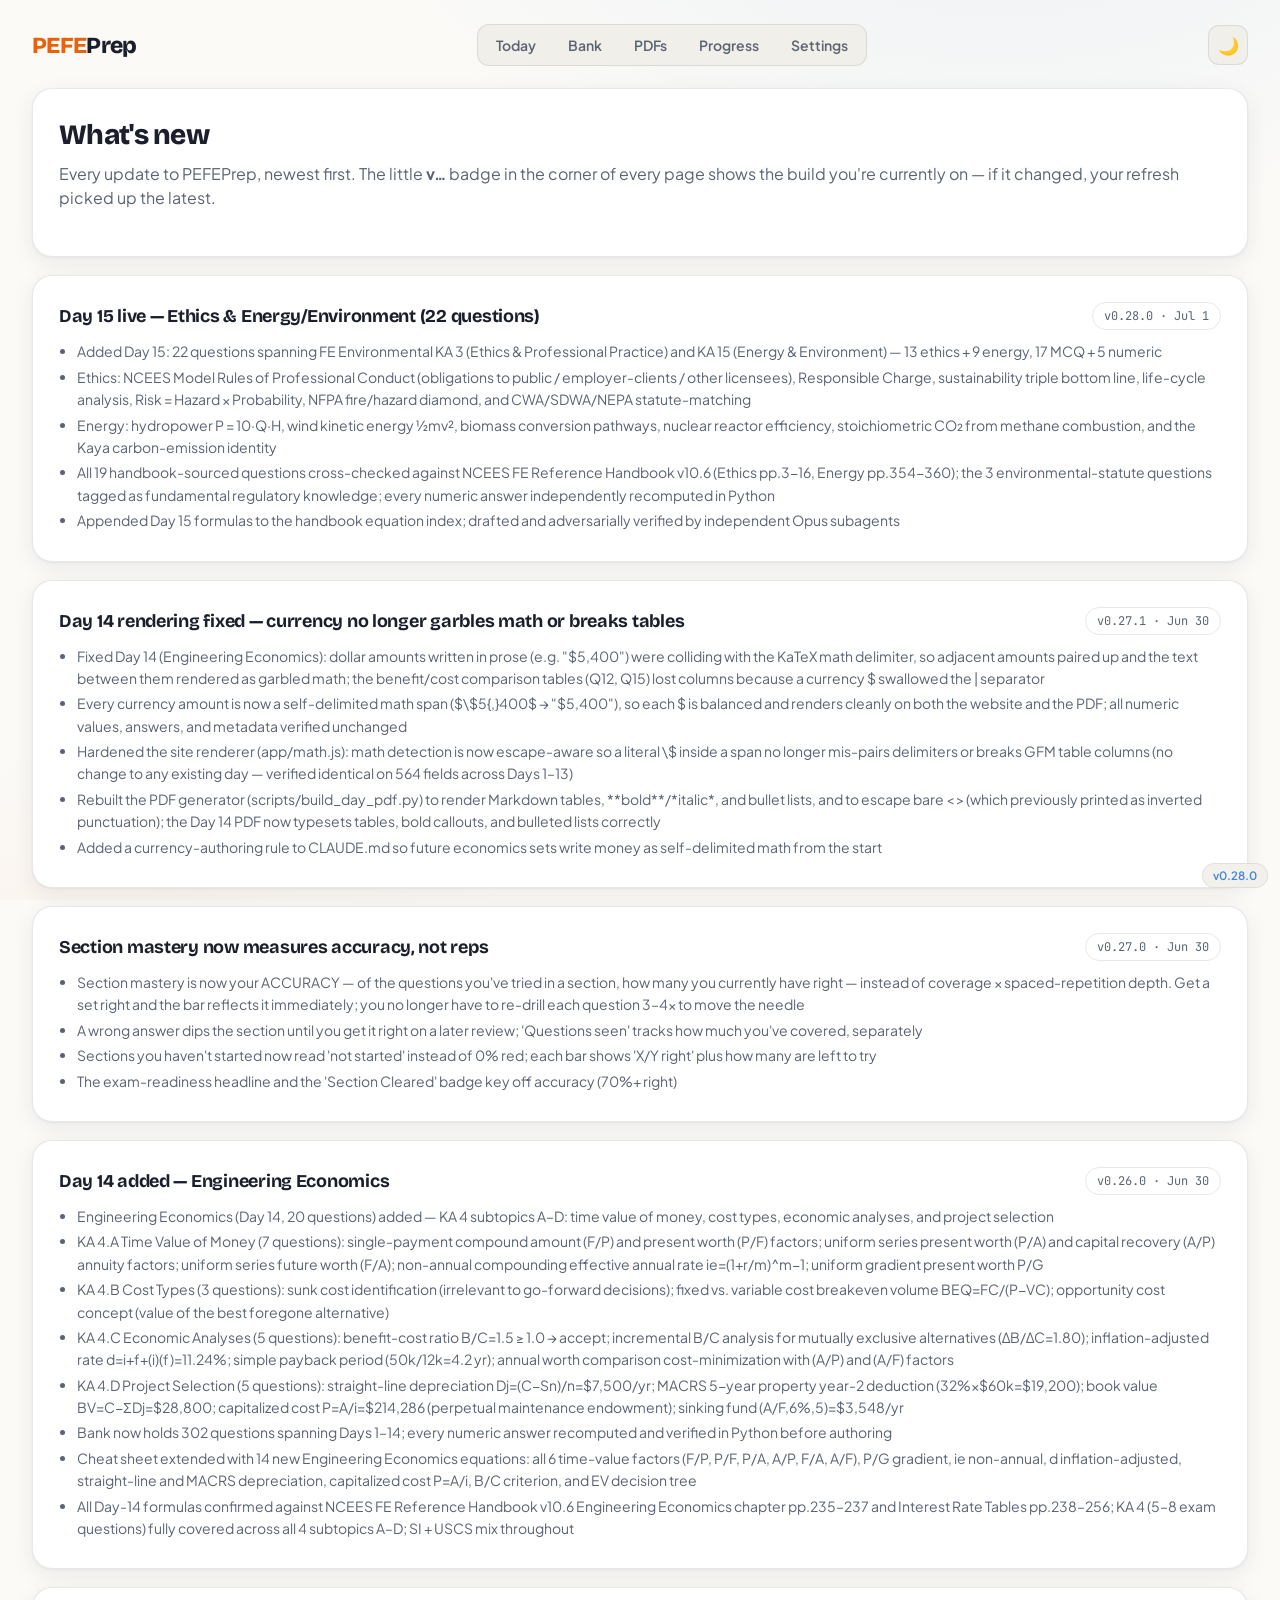
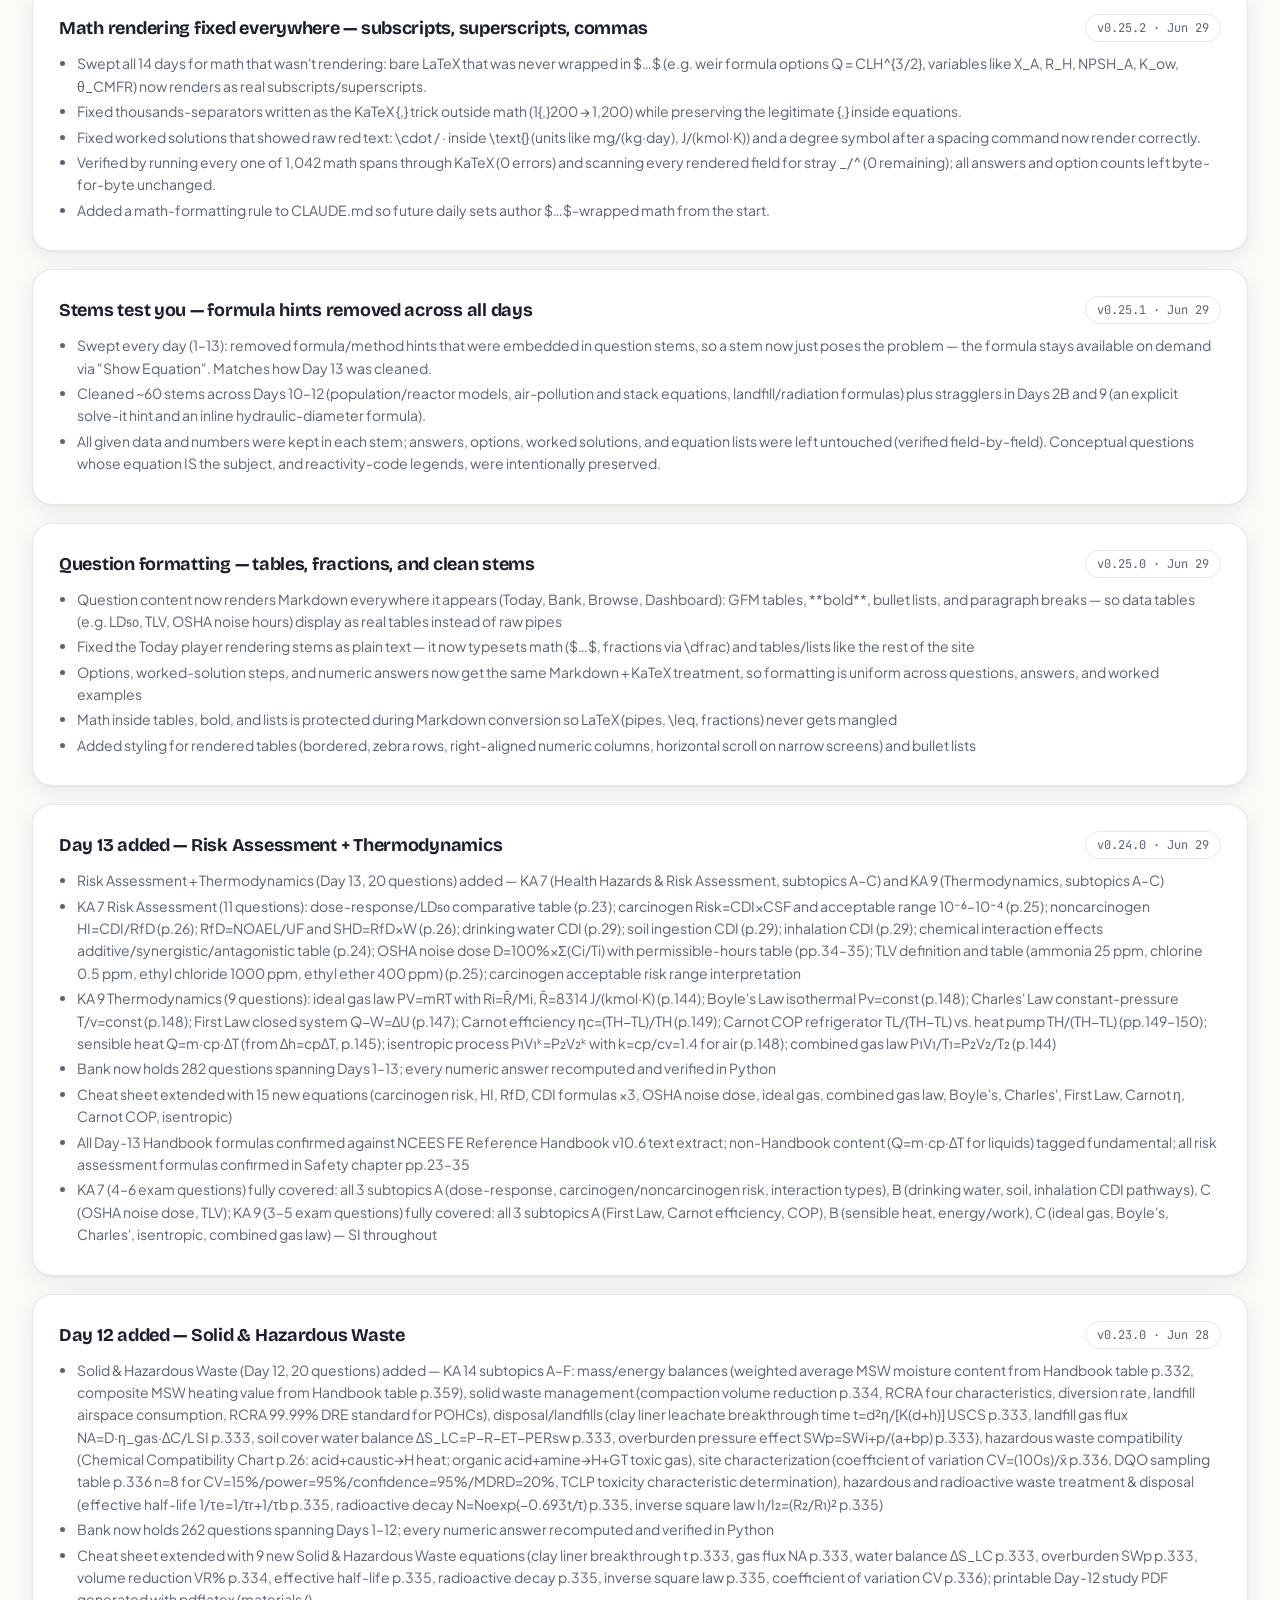
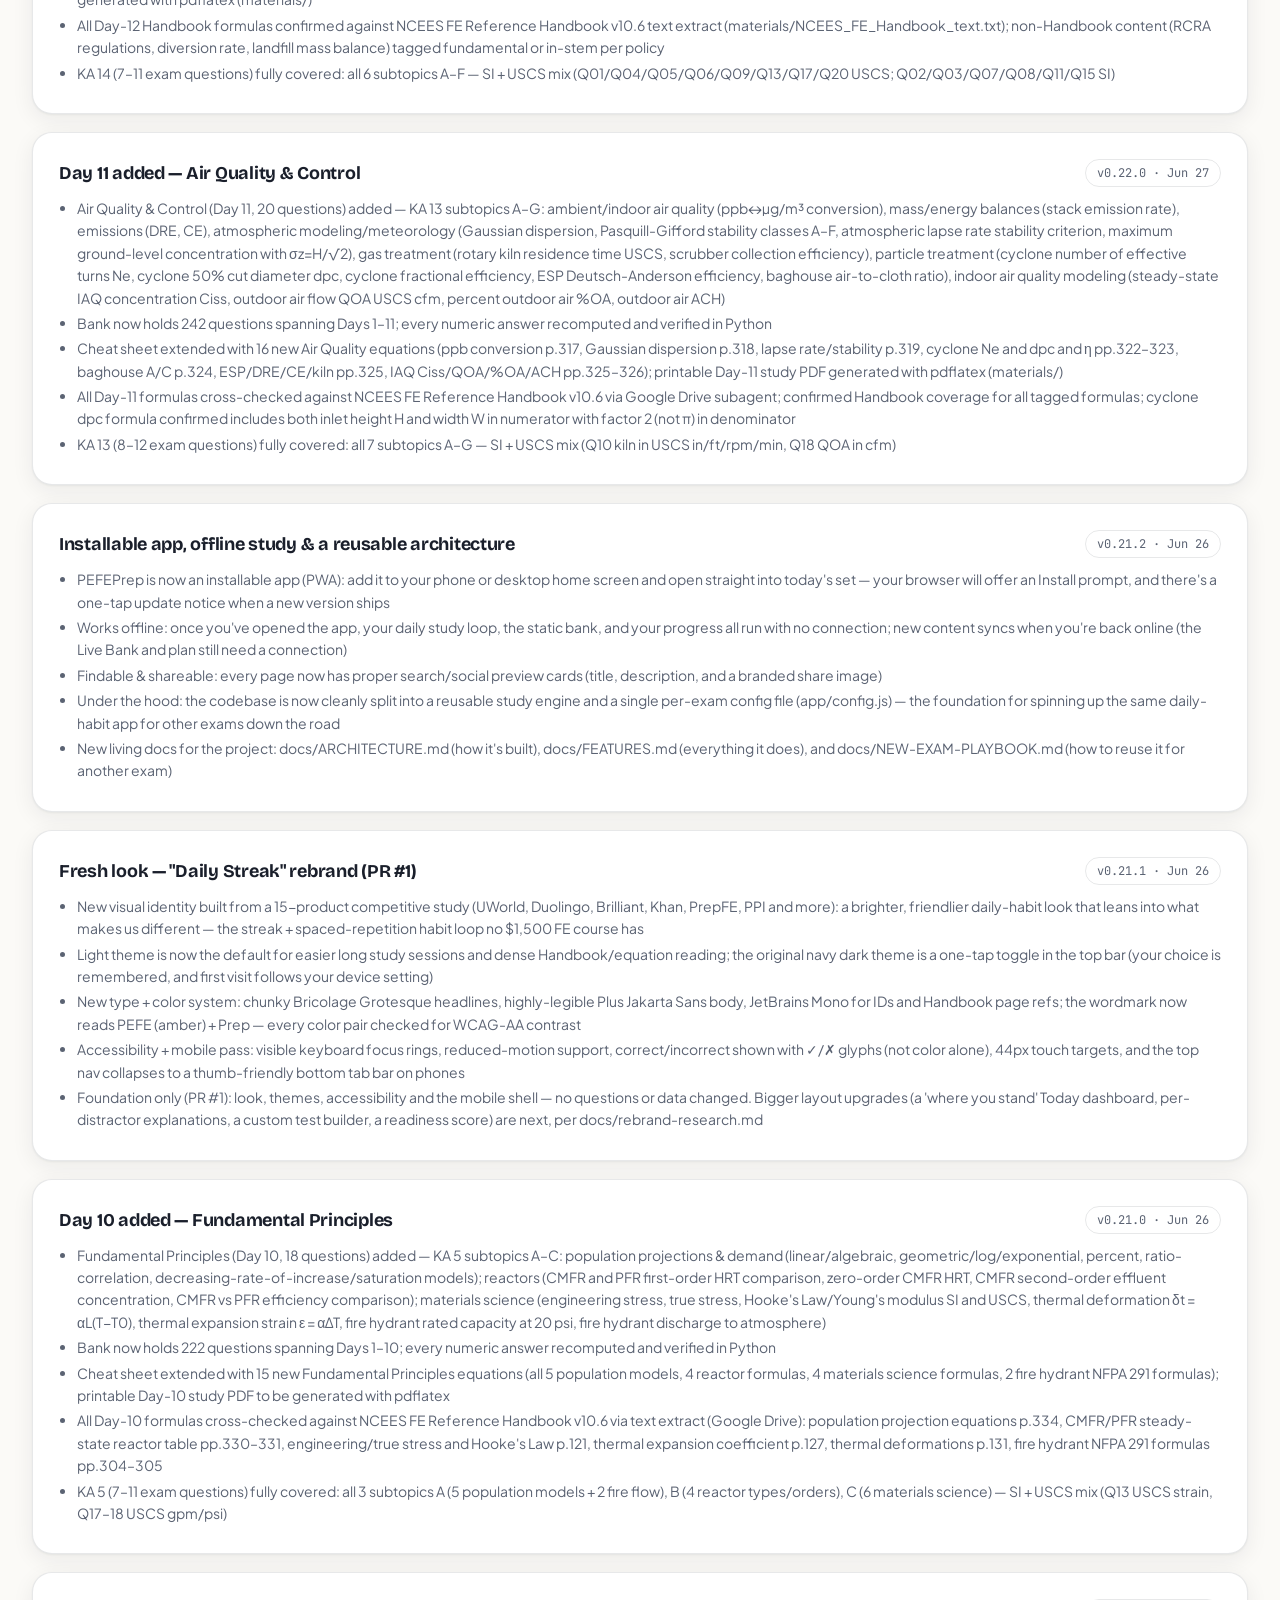
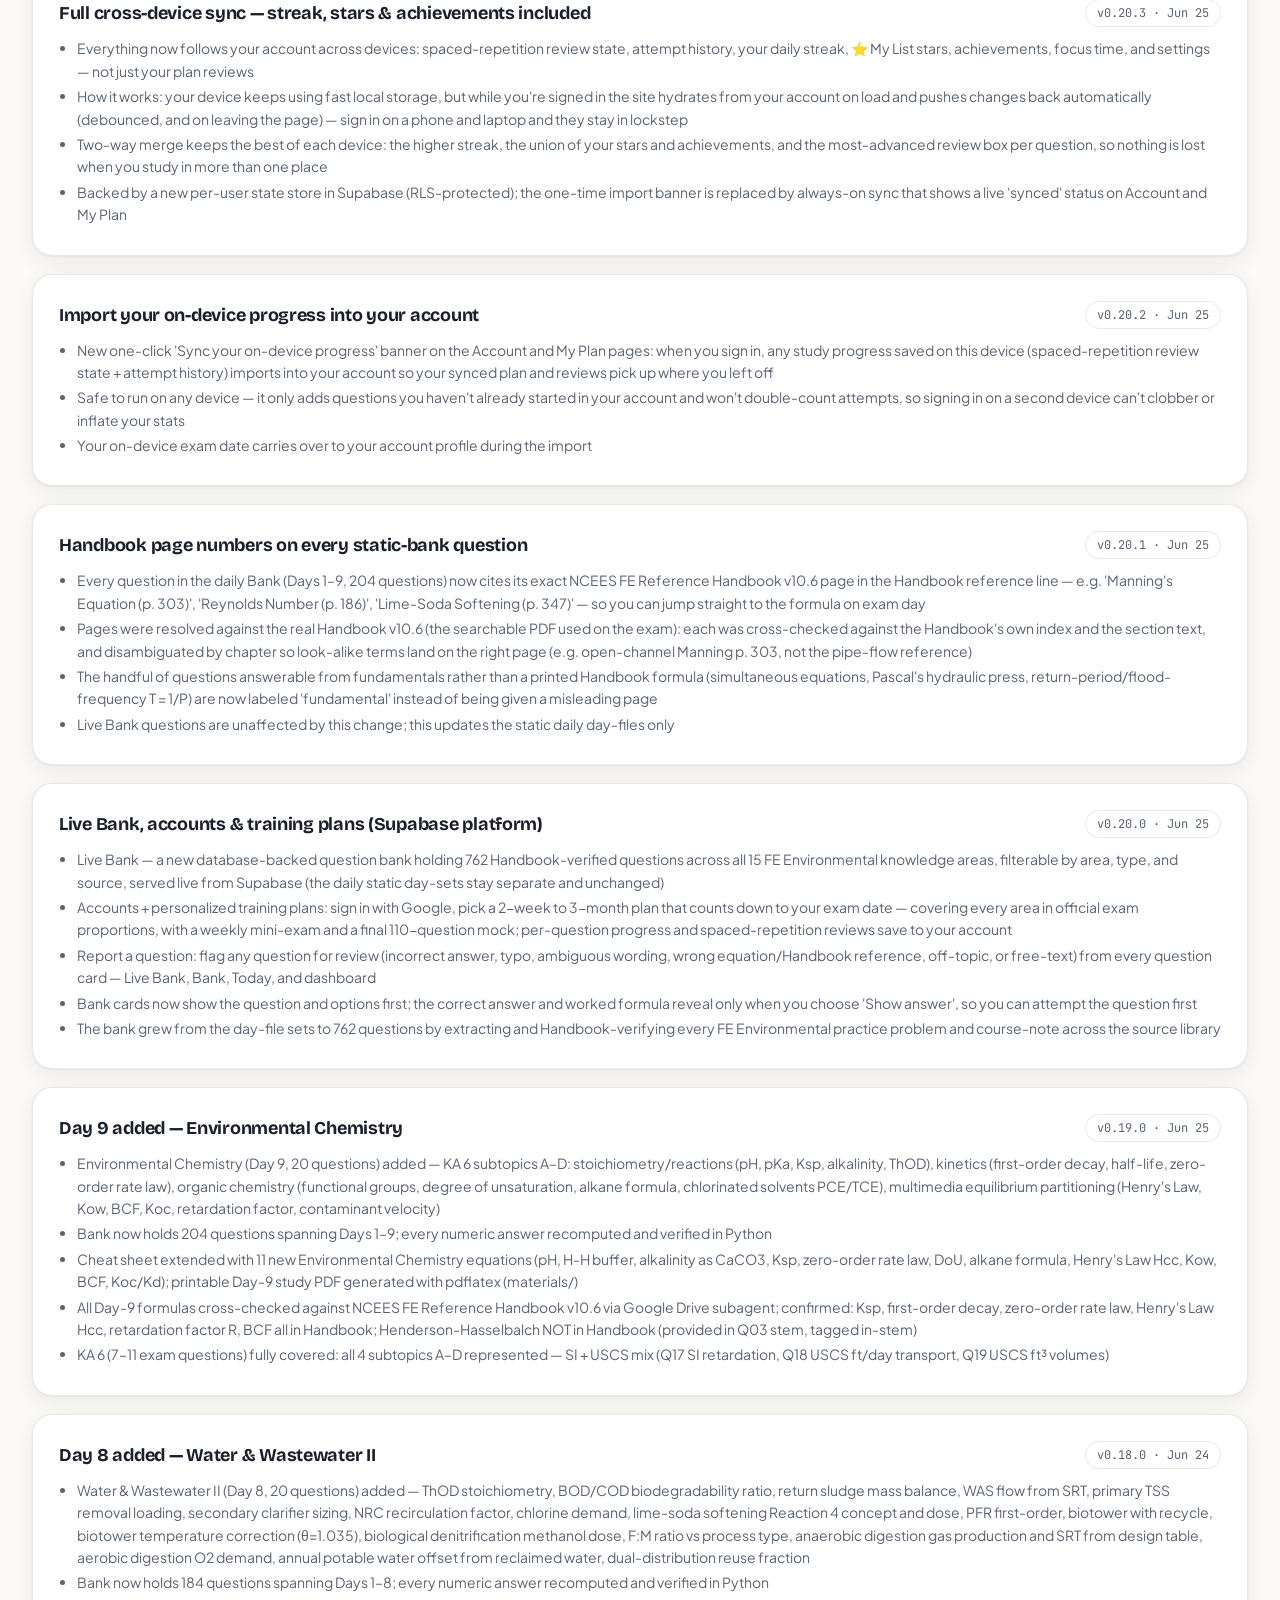
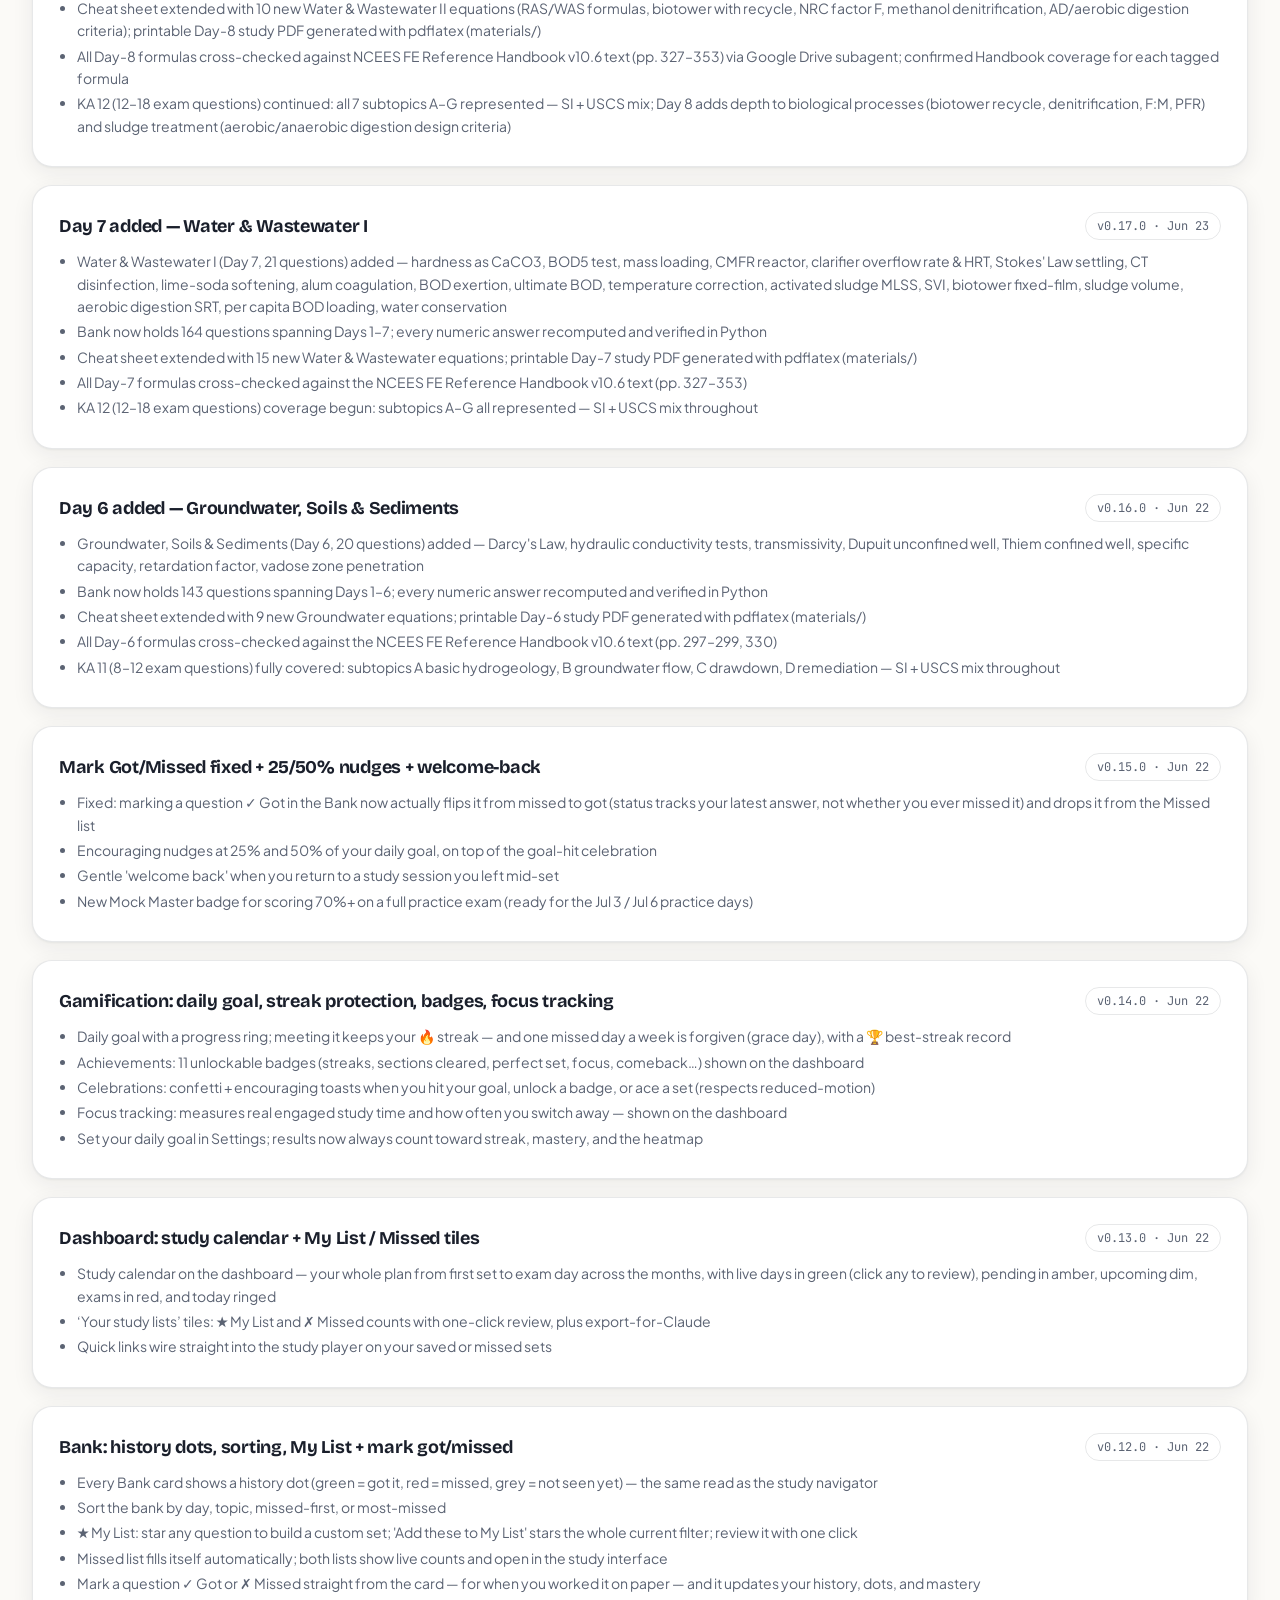
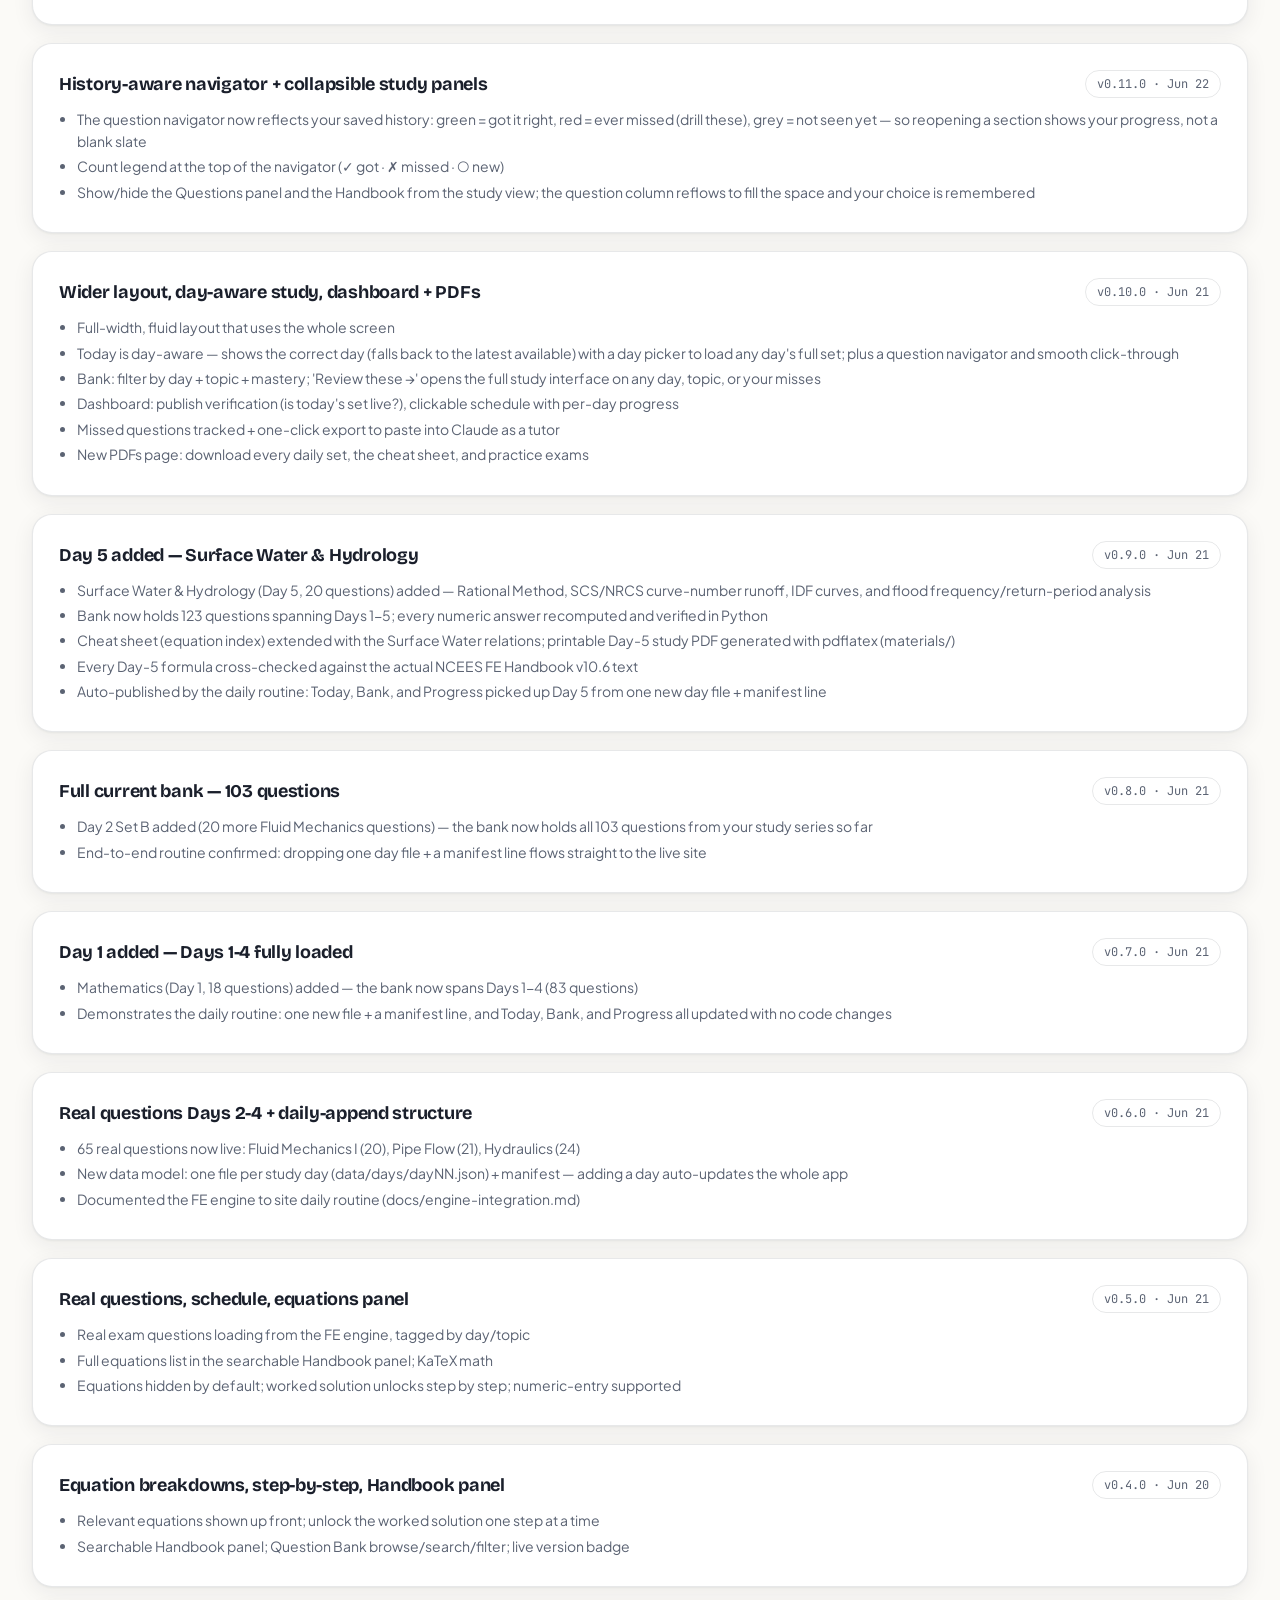
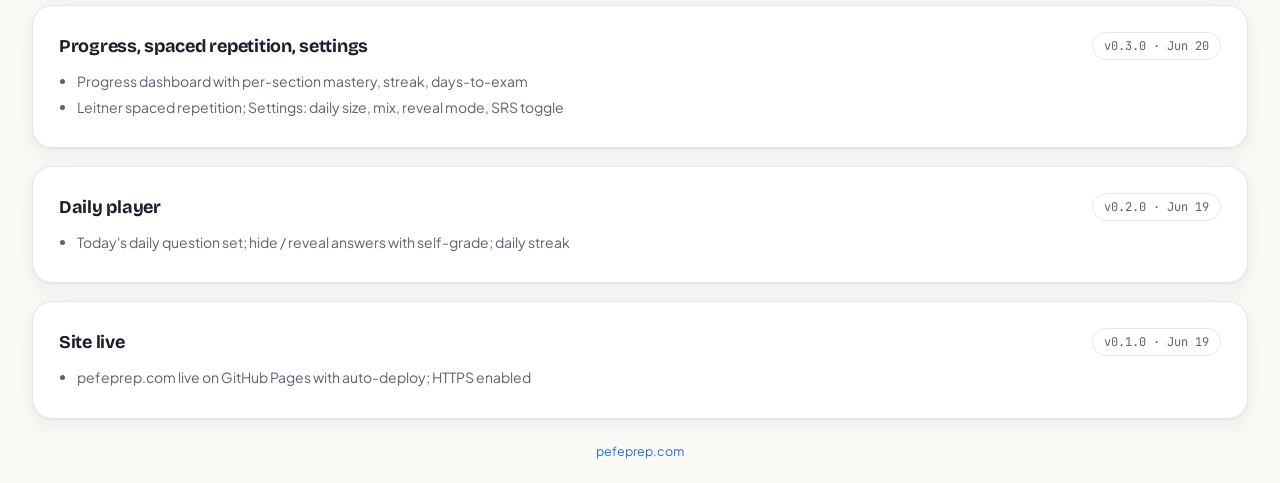
<file: changelog.html>
<!DOCTYPE html>
<html lang="en">
<head>
  <meta charset="UTF-8" />
  <meta name="viewport" content="width=device-width, initial-scale=1.0" />
  <title>What's new — PEFEPrep</title>
  <link rel="icon" href="data:image/svg+xml,<svg xmlns=%22http://www.w3.org/2000/svg%22 viewBox=%220 0 100 100%22><text y=%22.9em%22 font-size=%2290%22>📐</text></svg>" />
  <link rel="stylesheet" href="./app/style.css?v=0.25.0" />
  <link rel="preconnect" href="https://fonts.googleapis.com">
  <link rel="preconnect" href="https://fonts.gstatic.com" crossorigin>
  <link href="https://fonts.googleapis.com/css2?family=Bricolage+Grotesque:opsz,wght@12..96,700;12..96,800&family=Plus+Jakarta+Sans:wght@400;500;600;700&family=JetBrains+Mono:wght@500&display=swap" rel="stylesheet">
  <script src="./app/theme.js?v=0.25.0"></script>
  <script src="./app/config.js?v=0.25.0"></script>
  <meta name="description" content="Pass the FE — 20 minutes a day. Daily FE Environmental practice with spaced repetition, streaks, and NCEES Handbook page references.">
  <link rel="manifest" href="./manifest.webmanifest">
  <meta name="theme-color" media="(prefers-color-scheme: light)" content="#fbfaf7">
  <meta name="theme-color" media="(prefers-color-scheme: dark)" content="#0b1220">
  <link rel="apple-touch-icon" href="./icons/apple-touch-icon.png">
  <link rel="icon" type="image/png" sizes="32x32" href="./icons/favicon-32.png">
  <meta name="apple-mobile-web-app-capable" content="yes">
  <meta name="mobile-web-app-capable" content="yes">
  <meta name="apple-mobile-web-app-title" content="PEFEPrep">
  <meta property="og:type" content="website">
  <meta property="og:site_name" content="PEFEPrep">
  <meta property="og:title" content="What's new — PEFEPrep">
  <meta property="og:description" content="Pass the FE — 20 minutes a day. Daily FE Environmental practice with spaced repetition, streaks, and NCEES Handbook page references.">
  <meta property="og:image" content="https://pefeprep.com/icons/og-image.png">
  <meta property="og:url" content="https://pefeprep.com/changelog.html">
  <meta name="twitter:card" content="summary_large_image">
  <meta name="twitter:title" content="What's new — PEFEPrep">
  <meta name="twitter:description" content="Pass the FE — 20 minutes a day. Daily FE Environmental practice with spaced repetition, streaks, and NCEES Handbook page references.">
  <meta name="twitter:image" content="https://pefeprep.com/icons/og-image.png">
</head>
<body>
  <div class="wrap">
    <header class="appbar">
      <a class="brand" href="./index.html">PEFE<span>Prep</span></a>
      <nav class="navlinks">
        <a href="./today.html">Today</a>
        <a href="./browse.html">Bank</a>
        <a href="./resources.html">PDFs</a>
        <a href="./progress.html">Progress</a>
        <a href="./settings.html">Settings</a>
      </nav>
    </header>

    <section class="card">
      <h1>What's new</h1>
      <p class="sub">Every update to PEFEPrep, newest first. The little <strong>v…</strong> badge in the corner of every page shows the build you're currently on — if it changed, your refresh picked up the latest.</p>
    </section>

    <div id="changelog"><p class="sub">Loading…</p></div>

    <footer><a href="./index.html">pefeprep.com</a></footer>
  </div>

  <script src="./app/version.js?v=0.25.0"></script>
  <script src="./app/pwa.js?v=0.25.0"></script>
</body>
</html>
</file>
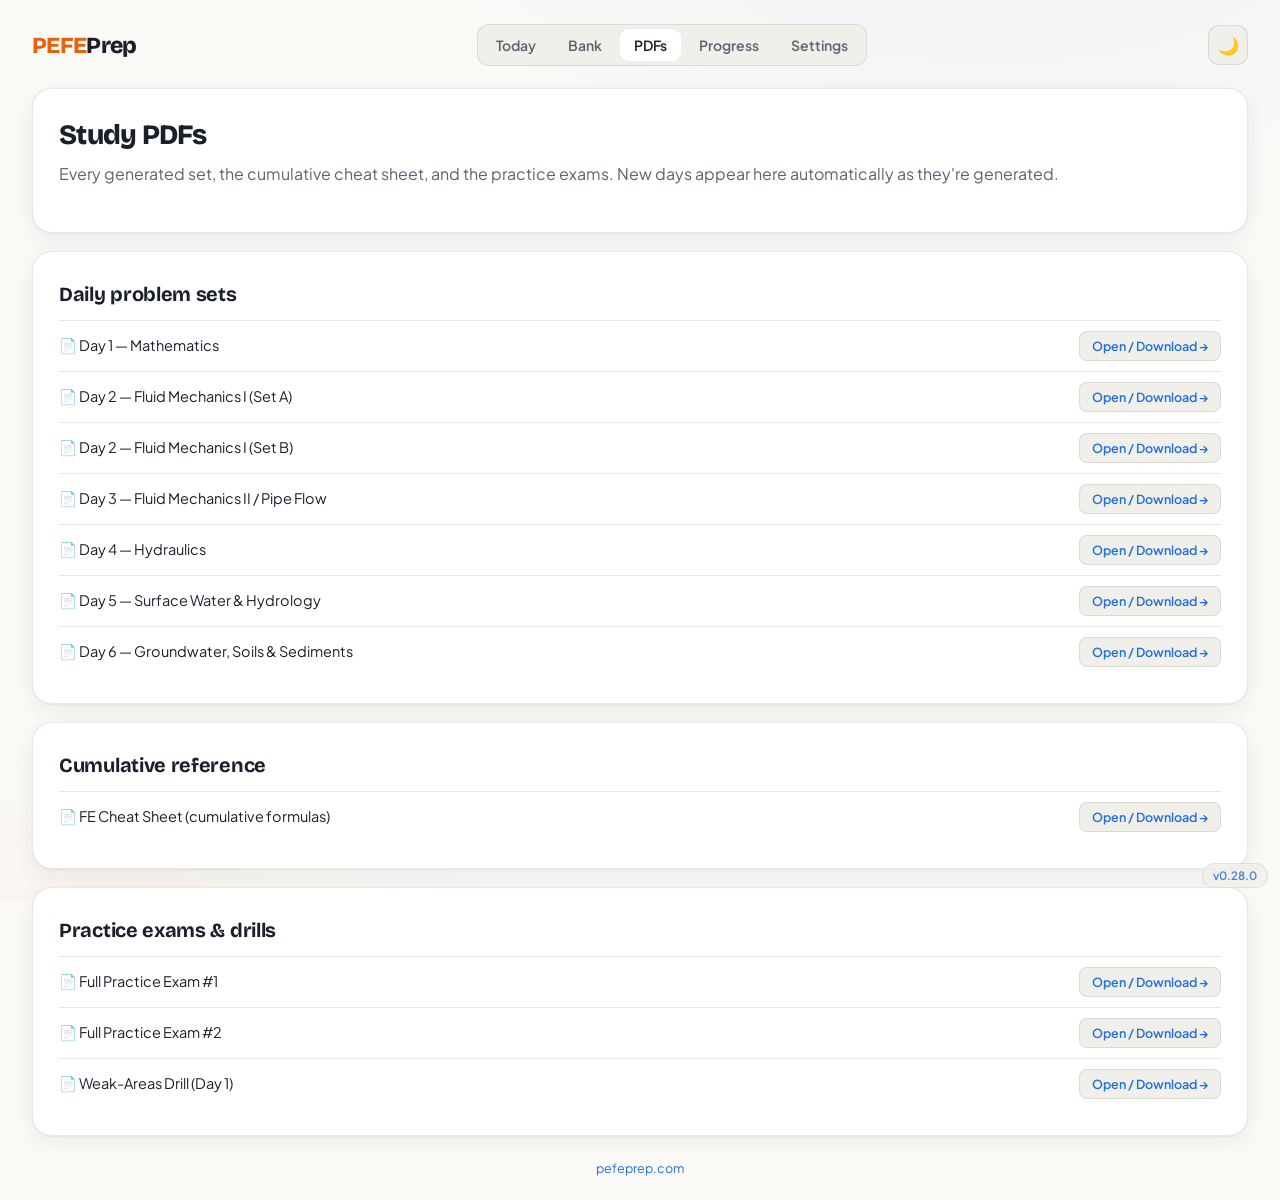
<file: resources.html>
<!DOCTYPE html>
<html lang="en">
<head>
  <meta charset="UTF-8" />
  <meta name="viewport" content="width=device-width, initial-scale=1.0" />
  <title>PDFs — PEFEPrep</title>
  <meta name="description" content="Download your FE Environmental study PDFs: daily sets, cheat sheet, and practice exams." />
  <link rel="icon" href="data:image/svg+xml,<svg xmlns=%22http://www.w3.org/2000/svg%22 viewBox=%220 0 100 100%22><text y=%22.9em%22 font-size=%2290%22>📐</text></svg>" />
  <link rel="stylesheet" href="./app/style.css?v=0.25.0" />
  <link rel="preconnect" href="https://fonts.googleapis.com">
  <link rel="preconnect" href="https://fonts.gstatic.com" crossorigin>
  <link href="https://fonts.googleapis.com/css2?family=Bricolage+Grotesque:opsz,wght@12..96,700;12..96,800&family=Plus+Jakarta+Sans:wght@400;500;600;700&family=JetBrains+Mono:wght@500&display=swap" rel="stylesheet">
  <script src="./app/theme.js?v=0.25.0"></script>
  <script src="./app/config.js?v=0.25.0"></script>
  <link rel="manifest" href="./manifest.webmanifest">
  <meta name="theme-color" media="(prefers-color-scheme: light)" content="#fbfaf7">
  <meta name="theme-color" media="(prefers-color-scheme: dark)" content="#0b1220">
  <link rel="apple-touch-icon" href="./icons/apple-touch-icon.png">
  <link rel="icon" type="image/png" sizes="32x32" href="./icons/favicon-32.png">
  <meta name="apple-mobile-web-app-capable" content="yes">
  <meta name="mobile-web-app-capable" content="yes">
  <meta name="apple-mobile-web-app-title" content="PEFEPrep">
  <meta property="og:type" content="website">
  <meta property="og:site_name" content="PEFEPrep">
  <meta property="og:title" content="PDFs — PEFEPrep">
  <meta property="og:description" content="Pass the FE — 20 minutes a day. Daily FE Environmental practice with spaced repetition, streaks, and NCEES Handbook page references.">
  <meta property="og:image" content="https://pefeprep.com/icons/og-image.png">
  <meta property="og:url" content="https://pefeprep.com/resources.html">
  <meta name="twitter:card" content="summary_large_image">
  <meta name="twitter:title" content="PDFs — PEFEPrep">
  <meta name="twitter:description" content="Pass the FE — 20 minutes a day. Daily FE Environmental practice with spaced repetition, streaks, and NCEES Handbook page references.">
  <meta name="twitter:image" content="https://pefeprep.com/icons/og-image.png">
</head>
<body>
  <div class="wrap">
    <header class="appbar">
      <a class="brand" href="./index.html">PEFE<span>Prep</span></a>
      <nav class="navlinks">
        <a href="./today.html">Today</a>
        <a href="./browse.html">Bank</a>
        <a href="./resources.html" class="active">PDFs</a>
        <a href="./progress.html">Progress</a>
        <a href="./settings.html">Settings</a>
      </nav>
    </header>

    <section class="card">
      <h1>Study PDFs</h1>
      <p class="sub">Every generated set, the cumulative cheat sheet, and the practice exams. New days appear here automatically as they're generated.</p>
    </section>

    <div id="resList"></div>

    <footer><a href="./index.html">pefeprep.com</a></footer>
  </div>

  <script src="./app/resources.js?v=0.25.0"></script>
  <script src="./app/version.js?v=0.25.0"></script>
  <script src="./app/pwa.js?v=0.25.0"></script>
</body>
</html>
</file>
<file: app/style.css>
/* PEFEPrep shared styles — Direction B "Daily Streak": light-default + navy dark toggle */
:root{
  --bg:#fbfaf7; --card:#ffffff; --card2:#f1efe9; --ink:#1a1f2b; --muted:#5b6373;
  --accent:#e8620e; --accent-ink:#1a1205; --accent-press:#a8460a;
  --accent2:#1f6fe0; --good:#1f9d63; --amber:#e8620e; --amber-warn:#b5780a; --bad:#d83a3a;
  --line:rgba(26,31,43,0.10); --focus:#1f6fe0;
  --shadow:0 1px 2px rgba(26,31,43,.05), 0 6px 22px rgba(26,31,43,.07);
  --glow1:rgba(31,111,224,.06); --glow2:rgba(232,98,14,.06);
  --ka-water:#1f6fe0; --ka-air:#0d9488; --ka-waste:#9a5b1e; --ka-found:#6d4ec9; --ka-prof:#5b6373;
}
[data-theme="dark"]{
  --bg:#0b1220; --card:#121c2e; --card2:#0f1828; --ink:#e8eef7; --muted:#9aa7bd;
  --accent:#ff8a33; --accent-ink:#1a1205; --accent-press:#a8480a;
  --accent2:#5b9bff; --good:#3ecf8e; --amber:#ff8a33; --amber-warn:#f0b429; --bad:#f76d6d;
  --line:rgba(255,255,255,0.10); --focus:#7fb0ff;
  --shadow:0 1px 2px rgba(0,0,0,.3), 0 8px 28px rgba(0,0,0,.34);
  --glow1:rgba(76,139,245,.16); --glow2:rgba(245,166,35,.10);
}
/* metric-matched fallback faces so the webfont swap causes ~zero layout shift */
@font-face{font-family:"Jakarta Fallback";src:local("Segoe UI"),local("Roboto"),local("Helvetica Neue"),local("Arial");
  size-adjust:96%;ascent-override:94%;descent-override:24%;line-gap-override:0%;}
@font-face{font-family:"Bricolage Fallback";src:local("Arial Black"),local("Segoe UI"),local("Arial");
  size-adjust:104%;ascent-override:92%;descent-override:22%;line-gap-override:0%;}

*{box-sizing:border-box;}
html,body{margin:0;min-height:100%;}
body{
  font-family:"Plus Jakarta Sans","Jakarta Fallback",-apple-system,BlinkMacSystemFont,"Segoe UI",Roboto,Helvetica,Arial,sans-serif;
  background:
    radial-gradient(1100px 560px at 78% -12%, var(--glow1), transparent 60%),
    radial-gradient(820px 480px at 8% 112%, var(--glow2), transparent 55%),
    var(--bg);
  background-attachment:fixed;
  color:var(--ink); margin:0; padding:24px;
  -webkit-font-smoothing:antialiased;
}
.wrap{max-width:min(1500px, 95vw);margin:0 auto;}

/* App bar / nav */
.appbar{display:flex;align-items:center;justify-content:space-between;gap:12px;margin-bottom:22px;flex-wrap:wrap;}
.brand{font-family:"Bricolage Grotesque","Bricolage Fallback",system-ui,sans-serif;font-weight:800;letter-spacing:-.03em;font-size:23px;text-decoration:none;color:var(--accent);}
.brand span{color:var(--ink);}
.navlinks{display:flex;gap:4px;background:var(--card2);border:1px solid var(--line);border-radius:12px;padding:4px;}
.navlinks a{color:var(--muted);text-decoration:none;font-size:14px;font-weight:600;padding:7px 14px;border-radius:9px;}
.navlinks a:hover{color:var(--ink);}
.navlinks a.active{background:var(--card);color:var(--ink);}

/* chips */
.headmeta{display:flex;gap:8px;flex-wrap:wrap;}
.tag{font-family:"JetBrains Mono",ui-monospace,Menlo,monospace;font-size:12px;border:1px solid var(--line);border-radius:999px;padding:5px 11px;color:var(--muted);}
.mono,.qid{font-family:"JetBrains Mono",ui-monospace,Menlo,monospace;}
.tag.streak{color:var(--accent);border-color:rgba(245,166,35,.35);}
.tag.count{color:var(--accent2);border-color:rgba(76,139,245,.35);}
.tag.goal{color:var(--accent2);border-color:rgba(76,139,245,.35);}
.tag.goal.goal-done{color:var(--good);border-color:rgba(62,207,142,.45);}
.tag.best{color:var(--amber);border-color:rgba(245,166,35,.35);}

/* cards & type */
.card{background:var(--card);border:1px solid var(--line);border-radius:20px;padding:26px;margin-bottom:18px;box-shadow:var(--shadow);}
h1,h2{font-family:"Bricolage Grotesque","Bricolage Fallback",system-ui,sans-serif;}
h1{font-size:28px;margin:.1em 0 .35em;letter-spacing:-.025em;font-weight:800;}
h2{font-size:20px;margin:.2em 0 .7em;letter-spacing:-.015em;font-weight:700;}
p.sub{color:var(--muted);line-height:1.55;margin:.2em 0 1.2em;}

.meta-row{display:flex;flex-wrap:wrap;gap:10px;margin-bottom:8px;}
.pill{background:var(--card2);border:1px solid var(--line);border-radius:10px;padding:9px 13px;font-size:13px;color:var(--muted);}
.pill b{color:var(--ink);}

/* buttons */
button{font:inherit;cursor:pointer;border:none;border-radius:12px;}
.btn-primary{background:var(--accent);color:var(--accent-ink);font-weight:800;padding:14px 24px;font-size:15px;border-radius:14px;min-height:44px;
  box-shadow:0 4px 0 var(--accent-press);transition:transform .06s ease, box-shadow .06s ease, filter .15s ease;}
.btn-primary:hover{filter:brightness(1.04);}
.btn-primary:active{transform:translateY(3px);box-shadow:0 1px 0 var(--accent-press);}
.btn-ghost{background:transparent;color:var(--ink);border:1px solid var(--line);padding:11px 18px;font-weight:600;text-decoration:none;display:inline-block;border-radius:12px;}
.btn-ghost:hover{border-color:var(--accent2);}
.btn-row{display:flex;gap:12px;flex-wrap:wrap;align-items:center;margin-top:20px;}

/* player */
.progress{height:7px;background:var(--card2);border-radius:99px;overflow:hidden;margin-bottom:18px;border:1px solid var(--line);}
.progress>div{height:100%;background:linear-gradient(90deg,var(--accent2),var(--accent));width:0;transition:width .3s ease;}
.qhead{display:flex;justify-content:space-between;align-items:center;color:var(--muted);font-size:13px;margin-bottom:10px;}
.topic-tag{color:var(--accent2);font-weight:600;}
.stem{font-size:18px;line-height:1.5;margin:6px 0 18px;}
.opts{display:grid;gap:11px;}
.opt{display:flex;gap:12px;align-items:flex-start;text-align:left;width:100%;min-height:44px;
  background:var(--card2);border:1px solid var(--line);color:var(--ink);padding:14px 16px;font-size:16px;line-height:1.45;transition:border-color .15s, transform .15s;border-radius:14px;}
.opt:hover:not(:disabled){border-color:var(--accent2);transform:translateY(-1px);}
.opt .key{font-weight:700;color:var(--muted);min-width:18px;}
.opt.selected{border-color:var(--accent);}
.opt.correct{border-color:var(--good);background:color-mix(in srgb, var(--good) 12%, var(--card));}
.opt.correct .key{color:var(--good);}
.opt.correct::after{content:"✓";margin-left:auto;color:var(--good);font-weight:800;font-size:16px;flex:0 0 auto;}
.opt.wrong{border-color:var(--bad);background:color-mix(in srgb, var(--bad) 12%, var(--card));}
.opt.wrong .key{color:var(--bad);}
.opt.wrong::after{content:"✗";margin-left:auto;color:var(--bad);font-weight:800;font-size:16px;flex:0 0 auto;}
.opt:disabled{cursor:default;}
.feedback{margin-top:18px;border-radius:14px;padding:15px 17px;font-size:15px;line-height:1.55;border:1px solid var(--line);background:var(--card2);display:none;}
.feedback.show{display:block;animation:fb-up .28s ease both;}
@keyframes fb-up{from{opacity:0;transform:translateY(10px);}to{opacity:1;transform:translateY(0);}}
.feedback .verdict{font-weight:800;margin-bottom:6px;}
.feedback .verdict.ok{color:var(--good);}
.feedback .verdict.no{color:var(--bad);}
.feedback .verdict.ok::before{content:"✓ ";}
.feedback .verdict.no::before{content:"✗ ";}
.feedback .refs{color:var(--muted);font-size:13px;margin-top:8px;font-family:"JetBrains Mono",ui-monospace,Menlo,monospace;}
.feedback .ref{color:var(--muted);font-size:12.5px;margin-top:9px;font-style:italic;}
.selfgrade{display:flex;gap:10px;align-items:center;flex-wrap:wrap;margin-top:14px;padding-top:12px;border-top:1px solid var(--line);}
.selfgrade span{color:var(--muted);font-size:13px;}
.sg{background:var(--card);border:1px solid var(--line);color:var(--ink);padding:8px 14px;font-size:13.5px;font-weight:600;border-radius:9px;}
.sg:hover{border-color:var(--accent2);}
.sg.on[data-g="knew"]{border-color:var(--good);background:rgba(62,207,142,.12);color:var(--good);}
.sg.on[data-g="missed"]{border-color:var(--bad);background:rgba(247,109,109,.12);color:var(--bad);}
.hint{color:var(--muted);font-size:12px;margin-top:14px;text-align:center;}
.hint kbd{background:var(--card2);border:1px solid var(--line);border-radius:5px;padding:1px 6px;font-size:11px;}

/* results / score */
.scorebig{font-size:54px;font-weight:800;letter-spacing:-.02em;margin:14px 0 2px;}
.scorebig small{font-size:22px;color:var(--muted);font-weight:600;}

/* dashboard */
.stat-grid{display:grid;grid-template-columns:repeat(auto-fit,minmax(150px,1fr));gap:12px;}
.stat{background:var(--card2);border:1px solid var(--line);border-radius:12px;padding:16px;}
.stat .num{font-size:30px;font-weight:800;letter-spacing:-.02em;}
.stat .lbl{color:var(--muted);font-size:12.5px;margin-top:2px;}
.mrow{margin:14px 0;}
.mrow .mtop{display:flex;justify-content:space-between;align-items:baseline;margin-bottom:6px;}
.mrow .mname{font-size:14.5px;font-weight:600;}
.mrow .mval{font-size:12.5px;color:var(--muted);}
.mbar{height:9px;background:var(--card2);border-radius:99px;overflow:hidden;border:1px solid var(--line);}
.mbar>div{height:100%;border-radius:99px;transition:width .4s ease;}
.mbar>div.green{background:var(--good);}
.mbar>div.amber{background:var(--amber);}
.mbar>div.red{background:var(--bad);}
.legend{display:flex;gap:16px;flex-wrap:wrap;color:var(--muted);font-size:12.5px;margin-top:6px;}
.legend i{display:inline-block;width:10px;height:10px;border-radius:50%;margin-right:5px;vertical-align:middle;}
.dot-green{background:var(--good);} .dot-amber{background:var(--amber);} .dot-red{background:var(--bad);}
.heat{display:flex;gap:4px;flex-wrap:wrap;margin-top:8px;}
.heat .d{width:15px;height:15px;border-radius:4px;background:var(--card2);border:1px solid var(--line);}
.heat .d.on{background:var(--good);border-color:var(--good);}

/* settings */
.setrow{display:flex;justify-content:space-between;align-items:center;gap:14px;padding:15px 0;border-top:1px solid var(--line);}
.setrow:first-child{border-top:none;}
.setrow .sk{font-size:15px;font-weight:600;}
.setrow .sd{color:var(--muted);font-size:12.5px;margin-top:3px;max-width:42ch;}
.switch{position:relative;width:48px;height:27px;flex:0 0 auto;}
.switch input{opacity:0;width:0;height:0;}
.slider{position:absolute;inset:0;background:var(--card2);border:1px solid var(--line);border-radius:99px;transition:.2s;cursor:pointer;}
.slider:before{content:"";position:absolute;height:19px;width:19px;left:3px;top:3px;background:var(--muted);border-radius:50%;transition:.2s;}
.switch input:checked+.slider{background:rgba(245,166,35,.25);border-color:var(--accent);}
.switch input:checked+.slider:before{transform:translateX(21px);background:var(--accent);}
.numin{background:var(--card2);border:1px solid var(--line);color:var(--ink);border-radius:9px;padding:8px 10px;width:74px;font-size:14px;text-align:center;}
.seg{display:flex;gap:4px;background:var(--card2);border:1px solid var(--line);border-radius:10px;padding:3px;}
.seg button{background:transparent;color:var(--muted);font-size:13px;font-weight:600;padding:7px 12px;border-radius:8px;}
.seg button.on{background:var(--card);color:var(--ink);}

.hide{display:none;}
footer{color:var(--muted);font-size:12.5px;text-align:center;margin-top:24px;}
footer a{color:var(--accent2);text-decoration:none;}
.trow{display:flex;justify-content:space-between;border-top:1px solid var(--line);padding:11px 0;font-size:14.5px;}
.trow span:last-child{color:var(--muted);}

/* equations box (shown up front, solution hidden) */
.eqbox{background:rgba(76,139,245,.06);border:1px solid rgba(76,139,245,.25);border-radius:12px;padding:14px 16px;margin:10px 0 16px;}
.eqbox h4{margin:0 0 8px;font-size:11px;text-transform:uppercase;letter-spacing:.12em;color:var(--accent2);}
.eqbox .eq{padding:5px 0;font-size:16px;}

/* show/hide panel toggles */
.studytools{display:flex;gap:8px;justify-content:flex-end;flex-wrap:wrap;margin:0 0 14px;}
.vtoggle{background:var(--card);border:1px solid var(--line);color:var(--muted);border-radius:999px;padding:6px 14px;font-size:12.5px;cursor:pointer;line-height:1;}
.vtoggle:hover{border-color:var(--accent2);}
.vtoggle.on{color:var(--ink);border-color:var(--accent2);background:var(--card2);}
.vtoggle:not(.on){opacity:.6;text-decoration:line-through;}

/* study grid: question navigator + question + handbook panel */
.studygrid{display:grid;grid-template-columns:1fr;gap:18px;align-items:start;}
@media(min-width:920px){
  .studygrid{grid-template-columns:240px minmax(0,1fr) 320px;}
  .studygrid.hide-nav{grid-template-columns:minmax(0,1fr) 320px;}
  .studygrid.hide-hb{grid-template-columns:240px minmax(0,1fr);}
  .studygrid.hide-nav.hide-hb{grid-template-columns:minmax(0,1fr);}
}
.studygrid.hide-nav .navcol{display:none;}
.studygrid.hide-hb .hbcol{display:none;}
.navcol{display:none;}
@media(min-width:920px){ .navcol{display:block;} }
.navpanel{background:var(--card2);border:1px solid var(--line);border-radius:12px;padding:12px;position:sticky;top:24px;max-height:80vh;overflow:auto;}
.navpanel h4{margin:0 0 8px;font-size:13px;color:var(--ink);}
.navlegend{display:flex;gap:10px;margin:0 0 10px;font-size:11.5px;color:var(--muted);}
.navlegend .lg{display:inline-flex;align-items:center;gap:3px;}
.navlegend .lg.got{color:var(--good);} .navlegend .lg.miss{color:var(--bad);}
.navq{display:flex;align-items:center;gap:8px;padding:6px 8px;border-radius:8px;font-size:12.5px;color:var(--muted);cursor:pointer;border:1px solid transparent;}
.navq:hover{background:var(--card);}
.navq.cur{border-color:var(--accent2);color:var(--ink);}
.navq .dot{width:8px;height:8px;border-radius:50%;background:var(--line);flex:0 0 auto;}
.navq.got{color:var(--ink);} .navq.got .dot{background:var(--good);}
.navq.miss{color:var(--ink);} .navq.miss .dot{background:var(--bad);}
.navq.new .dot{background:var(--line);}
.hbpanel{background:var(--card2);border:1px solid var(--line);border-radius:12px;padding:16px;}
@media(min-width:920px){ .hbpanel{position:sticky;top:24px;} }
.hbpanel h4{margin:0 0 10px;font-size:13px;color:var(--ink);}
.hbpanel input{width:100%;background:var(--card);border:1px solid var(--line);color:var(--ink);border-radius:9px;padding:9px 11px;font-size:13.5px;margin-bottom:6px;}
#hbList{max-height:62vh;overflow:auto;}
.hbentry{border-top:1px solid var(--line);padding:9px 0;}
.hbentry:first-of-type{border-top:none;}
.hbentry .hs{font-size:12.5px;font-weight:600;color:var(--accent2);}
.hbentry .he{font-size:15px;margin:3px 0;}
.hbentry .hn{font-size:11.5px;color:var(--muted);}

/* step-by-step unlock */
.steps{margin-top:6px;}
.steps .step{background:var(--card);border:1px solid var(--line);border-left:3px solid var(--accent);border-radius:8px;padding:11px 14px;margin:9px 0;font-size:14.5px;line-height:1.55;}
.steps .step .n{color:var(--accent);font-weight:700;margin-right:6px;}

/* question bank (browse) */
.qcard{background:var(--card);border:1px solid var(--line);border-radius:12px;padding:18px;margin-bottom:12px;}
.qtop{display:flex;justify-content:space-between;align-items:center;gap:10px;margin-bottom:8px;}
.qstatus{display:inline-flex;align-items:center;gap:8px;}
.qstatus .dot{width:9px;height:9px;border-radius:50%;background:var(--line);flex:0 0 auto;}
.qstatus .dot.got{background:var(--good);} .qstatus .dot.miss{background:var(--bad);} .qstatus .dot.new{background:var(--line);}
.qstem{font-size:15.5px;line-height:1.5;margin-bottom:12px;}
.qactions{display:flex;gap:8px;flex-wrap:wrap;align-items:center;}
.qact{background:var(--card2);border:1px solid var(--line);color:var(--muted);border-radius:8px;padding:7px 12px;font-size:12.5px;font-weight:600;cursor:pointer;line-height:1;}
.qact:hover{border-color:var(--accent2);color:var(--ink);}
.qact.star.on{color:var(--amber);border-color:rgba(245,166,35,.5);background:rgba(245,166,35,.08);}
.qact.mk-got.on{color:var(--good);border-color:rgba(62,207,142,.5);background:rgba(62,207,142,.08);}
.qact.mk-miss.on{color:var(--bad);border-color:rgba(247,109,109,.5);background:rgba(247,109,109,.08);}
.qcard .reveal{padding:8px 14px;font-size:13.5px;}
.qans{margin-top:12px;}
.qans .sol{font-size:14px;line-height:1.55;margin-top:4px;}
.bdg{font-size:11px;border-radius:999px;padding:3px 9px;border:1px solid var(--line);color:var(--muted);white-space:nowrap;}
.bdg.learning{color:var(--amber);border-color:rgba(245,166,35,.4);}
.bdg.mastered{color:var(--good);border-color:rgba(62,207,142,.4);}
.seg .cnt{font-size:11px;opacity:.85;font-weight:600;}
.filters{display:flex;gap:10px;flex-wrap:wrap;align-items:center;}
.filters select,.filters input{background:var(--card2);border:1px solid var(--line);color:var(--ink);border-radius:9px;padding:9px 11px;font-size:14px;}
.filters input{flex:1;min-width:160px;}

/* version badge + changelog */
.verbadge{position:fixed;right:12px;bottom:12px;background:var(--card2);border:1px solid var(--line);color:var(--accent2);font-size:11.5px;font-weight:600;padding:4px 10px;border-radius:999px;text-decoration:none;z-index:50;opacity:.85;}
.verbadge:hover{opacity:1;border-color:var(--accent2);}
.chlist{margin:0;padding-left:18px;color:var(--muted);font-size:14px;line-height:1.6;}
.chlist li{margin:3px 0;}

/* study schedule (dashboard) */
.schrow{display:flex;align-items:center;gap:12px;border-top:1px solid var(--line);padding:10px 0;}
.schrow:first-child{border-top:none;}
.schday{font-size:11px;color:var(--muted);min-width:46px;font-weight:700;}
.schmain{flex:1;min-width:0;}
.schtopic{font-size:14.5px;}
.schmeta{font-size:11.5px;color:var(--muted);}
.schstat{font-size:12px;text-align:right;min-width:96px;white-space:nowrap;}
.schrow.avail .schstat{color:var(--good);}
.schrow.pending .schstat{color:var(--amber);}
.schrow.upcoming{opacity:.55;}
.schrow.upcoming .schstat{color:var(--muted);}
.schrow.clickable{cursor:pointer;}
.schrow.clickable:hover{background:var(--card2);}
.schrow .schbar{flex:0 0 70px;height:6px;background:var(--card);border:1px solid var(--line);border-radius:99px;overflow:hidden;}
.schrow .schbar>div{height:100%;background:var(--good);}

/* study lists tiles */
.listtiles{display:grid;grid-template-columns:1fr;gap:14px;}
@media(min-width:680px){ .listtiles{grid-template-columns:1fr 1fr;} }
.listtile{border:1px solid var(--line);border-radius:12px;padding:16px;background:var(--card2);}
.listtile .lt-top{font-size:24px;font-weight:800;color:var(--ink);margin-bottom:2px;}
.listtile .lt-top small{font-size:13px;font-weight:600;color:var(--muted);}
.listtile .lt-sub{font-size:13px;color:var(--muted);margin-bottom:12px;}

/* study calendar */
.cal-months{display:grid;grid-template-columns:1fr;gap:22px;}
@media(min-width:760px){ .cal-months{grid-template-columns:1fr 1fr;} }
.cal-mhead{font-weight:700;margin-bottom:8px;color:var(--ink);}
.cal-wd{display:grid;grid-template-columns:repeat(7,1fr);gap:5px;margin-bottom:5px;}
.cal-wd span{text-align:center;font-size:11px;color:var(--muted);}
.cal-grid{display:grid;grid-template-columns:repeat(7,1fr);gap:5px;}
.cal-cell{min-height:56px;border:1px solid var(--line);border-radius:8px;padding:4px 5px;overflow:hidden;background:var(--card2);display:flex;flex-direction:column;gap:1px;}
.cal-cell.cal-blank{border:none;background:transparent;}
.cal-cell.cal-empty{background:transparent;}
.cal-date{font-size:10.5px;color:var(--muted);line-height:1;}
.cal-mark{font-size:13px;font-weight:800;color:var(--ink);line-height:1.1;}
.cal-topic{font-size:9.5px;color:var(--muted);line-height:1.15;overflow:hidden;display:-webkit-box;-webkit-line-clamp:2;-webkit-box-orient:vertical;}
.cal-cell.clickable{cursor:pointer;}
.cal-cell.clickable:hover{border-color:var(--accent2);}
.cal-avail{background:rgba(62,207,142,.12);border-color:rgba(62,207,142,.4);}
.cal-avail .cal-mark{color:var(--good);}
.cal-pending{background:rgba(245,166,35,.10);border-color:rgba(245,166,35,.35);}
.cal-upcoming{background:var(--card2);opacity:.85;}
.cal-examday{background:rgba(247,109,109,.14);border-color:rgba(247,109,109,.45);}
.cal-examday .cal-mark{font-size:15px;}
.cal-special{box-shadow:inset 0 0 0 1px rgba(76,139,245,.45);}
.cal-today{outline:2px solid var(--accent2);outline-offset:-2px;}
.cal-legend{display:flex;gap:14px;flex-wrap:wrap;margin-top:16px;font-size:11.5px;color:var(--muted);align-items:center;}
.cal-legend i.cal-sw{display:inline-block;width:11px;height:11px;border-radius:3px;margin-right:5px;vertical-align:-1px;}
.cal-legend i.avail{background:rgba(62,207,142,.55);} .cal-legend i.pending{background:rgba(245,166,35,.55);}
.cal-legend i.upcoming{background:var(--line);} .cal-legend i.examday{background:rgba(247,109,109,.6);}
.cal-todaykey{color:var(--accent2);font-weight:600;}

/* day picker */
.selrow{display:flex;align-items:center;gap:10px;flex-wrap:wrap;margin:6px 0 14px;}
.selrow label{color:var(--muted);font-size:13px;}
select.sel{background:var(--card2);border:1px solid var(--line);color:var(--ink);border-radius:9px;padding:9px 12px;font-size:14px;}

/* publish status */
.pubrow{display:flex;align-items:center;gap:10px;font-size:14px;padding:7px 0;}
.pubrow .pi{font-size:15px;}
.pub-ok{color:var(--good);}
.pub-wait{color:var(--amber);}

/* review launch buttons */
.reviewbtn{background:var(--card2);border:1px solid var(--line);color:var(--accent2);font-size:12.5px;font-weight:600;border-radius:8px;padding:6px 12px;text-decoration:none;display:inline-block;cursor:pointer;}
.reviewbtn:hover{border-color:var(--accent2);}

/* export modal */
.modal{position:fixed;inset:0;background:rgba(0,0,0,.6);display:flex;align-items:center;justify-content:center;z-index:100;padding:20px;}
.modal.hide{display:none;}
.modal .box{background:var(--card);border:1px solid var(--line);border-radius:16px;padding:22px;max-width:720px;width:100%;max-height:85vh;overflow:auto;}
.modal h3{margin:0 0 6px;}
.modal textarea{width:100%;height:320px;background:var(--card2);border:1px solid var(--line);color:var(--ink);border-radius:10px;padding:12px;font-family:ui-monospace,Menlo,Consolas,monospace;font-size:12.5px;line-height:1.5;}
.missrow{border-top:1px solid var(--line);padding:9px 0;font-size:13.5px;}
.missrow .mq{color:var(--ink);} .missrow .ma{color:var(--muted);font-size:12.5px;margin-top:2px;}

/* daily goal ring + streak/focus stats */
.heat .d.full{background:var(--accent);border-color:var(--accent);}
.goalwrap{display:flex;gap:24px;align-items:center;flex-wrap:wrap;}
.goalring{flex:0 0 132px;width:132px;height:132px;}
.ring{width:132px;height:132px;}
.ring-bg{fill:none;stroke:var(--line);stroke-width:8;}
.ring-fg{fill:none;stroke:var(--accent2);stroke-width:8;stroke-linecap:round;transition:stroke-dashoffset .6s ease;}
.ring-fg.done{stroke:var(--good);}
.ring-num{fill:var(--ink);font-size:19px;font-weight:800;text-anchor:middle;}
.ring-lbl{fill:var(--muted);font-size:8.5px;text-anchor:middle;}
.goalstats{display:grid;grid-template-columns:repeat(2,minmax(120px,1fr));gap:14px;flex:1;min-width:240px;}
.gstat{background:var(--card2);border:1px solid var(--line);border-radius:12px;padding:12px 14px;}
.gstat .gnum{font-size:24px;font-weight:800;color:var(--ink);}
.gstat .gnum small{font-size:13px;font-weight:600;color:var(--muted);}
.gstat .glbl{font-size:12px;color:var(--muted);margin-top:2px;}

/* achievements */
.achhead{display:flex;align-items:baseline;justify-content:space-between;gap:10px;}
.achgrid{display:grid;grid-template-columns:repeat(auto-fill,minmax(150px,1fr));gap:12px;}
.ach{border:1px solid var(--line);border-radius:12px;padding:14px;background:var(--card2);text-align:center;opacity:.5;}
.ach.on{opacity:1;border-color:rgba(62,207,142,.4);background:rgba(62,207,142,.06);}
.ach-ic{font-size:30px;line-height:1;filter:grayscale(1);}
.ach.on .ach-ic{filter:none;}
.ach-t{font-size:13.5px;font-weight:700;color:var(--ink);margin-top:7px;}
.ach-d{font-size:11px;color:var(--muted);margin-top:3px;line-height:1.3;}

/* celebrations: toasts + confetti */
.pfp-confetti{position:fixed;inset:0;width:100%;height:100%;pointer-events:none;z-index:9998;}
.pfp-toasts{position:fixed;left:0;right:0;top:18px;display:flex;flex-direction:column;align-items:center;gap:8px;z-index:9999;pointer-events:none;}
.pfp-toast{background:var(--card);border:1px solid var(--accent2);border-radius:12px;padding:12px 18px;box-shadow:0 10px 30px rgba(0,0,0,.35);text-align:center;opacity:0;transform:translateY(-12px);transition:opacity .3s ease,transform .3s ease;max-width:90vw;}
.pfp-toast.in{opacity:1;transform:translateY(0);}
.pfp-toast .pt-title{font-size:14.5px;font-weight:800;color:var(--ink);}
.pfp-toast .pt-msg{font-size:12.5px;color:var(--muted);margin-top:2px;}

/* ============================================================
   Rebrand PR #1 — theme toggle, accessibility, responsive shell
   ============================================================ */

/* theme toggle button (injected into .appbar by app/theme.js) */
.themetoggle{flex:0 0 auto;width:40px;height:40px;border-radius:11px;background:var(--card2);
  border:1px solid var(--line);color:var(--ink);font-size:17px;line-height:1;cursor:pointer;
  display:inline-flex;align-items:center;justify-content:center;transition:border-color .15s, transform .06s;}
.themetoggle:hover{border-color:var(--accent2);}
.themetoggle:active{transform:scale(.94);}

/* A11y 1 — visible keyboard focus on every interactive element */
:where(a,button,.opt,.sg,.tag,.qact,.vtoggle,.reviewbtn,.themetoggle,input,select,textarea,[tabindex]):focus-visible{
  outline:3px solid var(--focus);outline-offset:2px;border-radius:8px;
}
/* A11y 2 — respect reduced motion (kills slide-up, ring fill, confetti, hover lifts) */
@media (prefers-reduced-motion:reduce){
  *,*::before,*::after{animation-duration:.001ms!important;animation-iteration-count:1!important;
    transition-duration:.001ms!important;scroll-behavior:auto!important;}
}
/* A11y 3 — readable measure cap on long explanations */
.steps .step,.feedback,.qans .sol,.hbentry .he{max-width:72ch;}

/* Responsive shell — collapse the top nav to a bottom tab bar on phones */
@media (max-width:860px){
  body{padding:18px 14px calc(76px + env(safe-area-inset-bottom));}
  .appbar{margin-bottom:18px;}
  .navlinks{position:fixed;left:0;right:0;bottom:0;z-index:60;border-radius:0;border-left:0;border-right:0;border-bottom:0;
    border-top:1px solid var(--line);background:var(--card);padding:6px 4px calc(6px + env(safe-area-inset-bottom));
    gap:0;justify-content:space-between;overflow-x:auto;-webkit-overflow-scrolling:touch;box-shadow:0 -4px 18px rgba(0,0,0,.12);}
  .navlinks a{flex:1 0 auto;text-align:center;font-size:12px;padding:8px 10px;min-height:44px;display:inline-flex;align-items:center;justify-content:center;white-space:nowrap;}
  .navlinks a.active{background:var(--card2);}
}
/* Coarse-pointer (touch) — guarantee 44px tap targets on small controls */
@media (pointer:coarse){
  .sg,.qact,.vtoggle,.reviewbtn,.btn-ghost,select.sel,.seg button{min-height:44px;}
}

/* ---- Rich markdown in question content (stems, options, solutions, steps) ---- */
/* Paragraphs: tidy spacing, no stray margins at the edges of a block. */
.stem p,.qstem p,.qans .sol p,.steps .step p,.opt p,.qconcept p{margin:0 0 .6em;}
.stem p:first-child,.qstem p:first-child,.qans .sol p:first-child,.steps .step p:first-child{margin-top:0;}
.stem p:last-child,.qstem p:last-child,.qans .sol p:last-child,.steps .step p:last-child,.opt p:last-child{margin-bottom:0;}
.opt p,.qconcept p{display:inline;margin:0;}

/* GFM tables rendered from markdown. */
.mdtable{border-collapse:collapse;margin:.7em 0;font-size:.95em;line-height:1.4;max-width:100%;}
.mdtable th,.mdtable td{border:1px solid var(--line);padding:6px 12px;text-align:left;vertical-align:top;}
.mdtable thead th{background:var(--card2);font-weight:700;white-space:nowrap;}
.mdtable tbody tr:nth-child(even){background:color-mix(in srgb,var(--card2) 50%,transparent);}
.mdtable td:nth-child(n+2),.mdtable th:nth-child(n+2){text-align:right;font-variant-numeric:tabular-nums;}
/* Let wide tables scroll horizontally on narrow screens instead of overflowing. */
.stem,.qstem,.qans .sol,.steps .step{overflow-x:auto;}

/* Bullet lists rendered from markdown. */
.mdlist{margin:.5em 0;padding-left:1.4em;}
.mdlist li{margin:.25em 0;}

/* Standalone display-math blocks ($$…$$ on their own line). */
.mdmath{margin:.5em 0;overflow-x:auto;overflow-y:hidden;}
</file>
